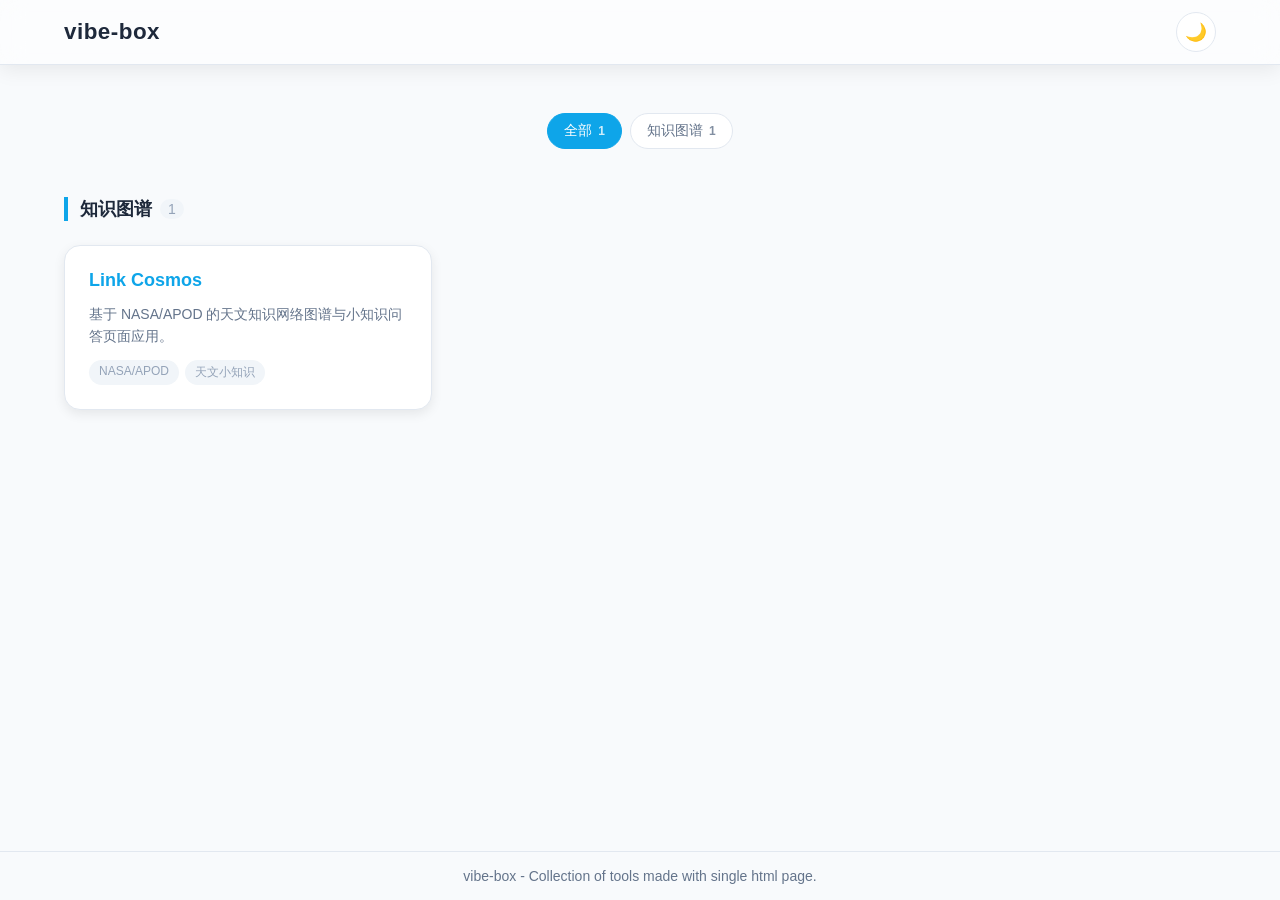
<file: index.html>
<!DOCTYPE html>
<html lang="zh-CN" data-theme="light">
<head>
  <meta charset="UTF-8">
  <meta name="viewport" content="width=device-width, initial-scale=1.0">
  <link rel="icon" href="/vibe-box.jpg">
  <title>vibe-box - Collection of tools made with single html page.</title>
  <style>
    :root {
      --bg-primary: #f8fafc;
      --bg-card: #ffffff;
      --bg-glass: rgba(255, 255, 255, 0.5);
      --bg-secondary: #f1f5f9;
      --text-primary: #1e293b;
      --text-secondary: #64748b;
      --text-muted: #94a3b8;
      --accent-blue: #0ea5e9;
      --border-color: #e2e8f0;
      --shadow-color: rgba(0, 0, 0, 0.08);
      --shadow-lg: 0 10px 40px rgba(0, 0, 0, 0.1);
    }

    [data-theme="dark"] {
      --bg-primary: #0f172a;
      --bg-card: #1e293b;
      --bg-glass: rgba(30, 41, 59, 0.5);
      --bg-secondary: #334155;
      --text-primary: #f1f5f9;
      --text-secondary: #94a3b8;
      --text-muted: #64748b;
      --accent-blue: #38bdf8;
      --border-color: #334155;
      --shadow-color: rgba(0, 0, 0, 0.3);
      --shadow-lg: 0 10px 40px rgba(0, 0, 0, 0.4);
    }

    * {
      margin: 0;
      padding: 0;
      box-sizing: border-box;
    }

    body {
      font-family: -apple-system, BlinkMacSystemFont, 'Segoe UI', Roboto, 'Helvetica Neue', Arial, sans-serif;
      background: var(--bg-primary);
      color: var(--text-primary);
      min-height: 100vh;
      display: flex;
      flex-direction: column;
      transition: background 0.3s, color 0.3s;
    }

    a {
      color: inherit;
      text-decoration: none;
    }

    /* Navbar */
    .navbar {
      position: sticky;
      top: 0;
      z-index: 1030;
      background: var(--bg-glass);
      backdrop-filter: blur(12px);
      -webkit-backdrop-filter: blur(12px);
      border-bottom: 1px solid var(--border-color);
      box-shadow: 0 4px 20px var(--shadow-color);
    }

    .navbar-inner {
      max-width: 1200px;
      margin: 0 auto;
      padding: 0.75rem 1.5rem;
      display: flex;
      align-items: center;
      justify-content: space-between;
    }

    .navbar-brand {
      font-size: 1.4rem;
      font-weight: 700;
      color: var(--text-primary);
      letter-spacing: 0.5px;
    }

    .theme-toggle {
      width: 40px;
      height: 40px;
      border-radius: 50%;
      border: 1px solid var(--border-color);
      background: var(--bg-card);
      color: var(--text-primary);
      cursor: pointer;
      display: flex;
      align-items: center;
      justify-content: center;
      font-size: 1.1rem;
      transition: all 0.2s ease;
    }

    .theme-toggle:hover {
      transform: scale(1.1);
      border-color: var(--accent-blue);
    }

    /* Main */
    .main {
      max-width: 1200px;
      margin: 0 auto;
      padding: 3rem 1.5rem 4rem;
      flex: 1;
      width: 100%;
    }

    /* Header Category Buttons */
    .header-buttons {
      display: flex;
      flex-wrap: wrap;
      justify-content: center;
      gap: 0.5rem;
      margin-bottom: 3rem;
    }

    .header-btn {
      font-size: 0.875rem;
      font-weight: 500;
      color: var(--text-secondary);
      background: var(--bg-card);
      border: 1px solid var(--border-color);
      border-radius: 999px;
      padding: 0.5rem 1rem;
      cursor: pointer;
      transition: all 0.2s ease;
      display: flex;
      align-items: center;
      gap: 0.375rem;
    }

    .header-btn:hover {
      border-color: var(--accent-blue);
      color: var(--accent-blue);
    }

    .header-btn.active {
      background: var(--accent-blue);
      color: #fff;
      border-color: var(--accent-blue);
    }

    .header-btn .filter-count {
      font-size: 0.75rem;
      font-weight: 600;
      opacity: 0.8;
    }

    /* Category */
    .category {
      margin-bottom: 3rem;
    }

    .category-title {
      font-size: 1.125rem;
      font-weight: 700;
      color: var(--text-primary);
      margin-bottom: 1.5rem;
      padding-left: 0.75rem;
      border-left: 4px solid var(--accent-blue);
      display: flex;
      align-items: center;
      gap: 0.5rem;
    }

    .category-count {
      font-size: 0.875rem;
      font-weight: 500;
      color: var(--text-muted);
      background: var(--bg-secondary);
      padding: 0.125rem 0.5rem;
      border-radius: 999px;
    }

    /* Grid */
    .project-grid {
      display: grid;
      grid-template-columns: repeat(auto-fill, minmax(280px, 1fr));
      gap: 1.5rem;
    }

    /* Card */
    .project-card {
      background: var(--bg-card);
      border: 1px solid var(--border-color);
      border-radius: 1rem;
      padding: 1.5rem;
      box-shadow: 0 4px 12px var(--shadow-color);
      transition: transform 0.2s ease, box-shadow 0.2s ease, border-color 0.2s ease;
      display: flex;
      flex-direction: column;
      gap: 0.75rem;
    }

    .project-card:hover {
      transform: translateY(-4px);
      box-shadow: var(--shadow-lg);
      border-color: var(--accent-blue);
    }

    .project-name {
      font-size: 1.125rem;
      font-weight: 700;
      color: var(--accent-blue);
      transition: opacity 0.2s;
    }

    .project-name:hover {
      opacity: 0.8;
      text-decoration: underline;
    }

    .project-desc {
      font-size: 0.875rem;
      color: var(--text-secondary);
      line-height: 1.6;
      flex: 1;
    }

    .project-tags {
      display: flex;
      flex-wrap: wrap;
      gap: 0.375rem;
      margin-top: auto;
    }

    .project-tag {
      font-size: 0.75rem;
      font-weight: 500;
      color: var(--text-muted);
      background: var(--bg-secondary);
      padding: 0.25rem 0.625rem;
      border-radius: 999px;
    }

    /* Footer */
    .footer {
      text-align: center;
      padding: 1rem 1.5rem;
      border-top: 1px solid var(--border-color);
    }

    .footer p {
      font-size: 0.875rem;
      color: var(--text-secondary);
    }

    /* Responsive */
    @media (max-width: 640px) {
      .main {
        padding: 2rem 1rem 3rem;
      }
      .project-grid {
        grid-template-columns: 1fr;
      }
    }
  </style>
</head>
<body>
  <nav class="navbar">
    <div class="navbar-inner">
      <a class="navbar-brand" href="index.html">vibe-box</a>
      <button class="theme-toggle" onclick="toggleTheme()" aria-label="切换主题">
        <span id="themeIcon">🌙</span>
      </button>
    </div>
  </nav>

  <main class="main">
    <header class="header-buttons" id="category-header" aria-label="项目分类筛选"></header>

    <div id="projects-container"></div>
  </main>

  <footer class="footer">
    <p>vibe-box - Collection of tools made with single html page.</p>
  </footer>

  <script>
    // ========== 项目数据 ==========
    // 在此处添加新项目
    const PROJECTS = [
      {
        name: "Link Cosmos",
        category: "知识图谱",
        description: "基于 NASA/APOD 的天文知识网络图谱与小知识问答页面应用。",
        path: "link-cosmos/index.html",
        tags: ["NASA/APOD", "天文小知识"]
      }
    ];

    // ========== 主题切换 ==========
    function getTheme() {
      return document.documentElement.getAttribute('data-theme') || 'light';
    }

    function toggleTheme() {
      const current = getTheme();
      const next = current === 'light' ? 'dark' : 'light';
      applyTheme(next);
      localStorage.setItem('theme', next);
    }

    function applyTheme(theme) {
      document.documentElement.setAttribute('data-theme', theme);
      document.getElementById('themeIcon').textContent = theme === 'dark' ? '☀' : '🌙';
    }

    // ========== 渲染项目 ==========
    let currentFilter = 'all';

    function groupByCategory(projects) {
      const groups = {};
      projects.forEach(p => {
        const cat = p.category || '未分类';
        if (!groups[cat]) groups[cat] = [];
        groups[cat].push(p);
      });
      return groups;
    }

    function renderCategorySection(category, projects) {
      return `
        <section class="category">
          <h2 class="category-title">
            ${category}
            <span class="category-count">${projects.length}</span>
          </h2>
          <div class="project-grid">
            ${projects.map(p => `
              <article class="project-card">
                <a href="${p.path}" class="project-name">${p.name}</a>
                <p class="project-desc">${p.description}</p>
                <div class="project-tags">
                  ${p.tags.map(t => `<span class="project-tag">${t}</span>`).join('')}
                </div>
              </article>
            `).join('')}
          </div>
        </section>
      `;
    }

    function renderProjects() {
      const container = document.getElementById('projects-container');
      const groups = groupByCategory(PROJECTS);
      let html = '';

      if (currentFilter === 'all') {
        for (const [category, projects] of Object.entries(groups)) {
          html += renderCategorySection(category, projects);
        }
      } else {
        const projects = groups[currentFilter] || [];
        if (projects.length > 0) {
          html += renderCategorySection(currentFilter, projects);
        }
      }

      container.innerHTML = html;
    }

    function renderCategoryButtons() {
      const header = document.getElementById('category-header');
      const groups = groupByCategory(PROJECTS);
      const total = PROJECTS.length;

      let html = `
        <button class="header-btn ${currentFilter === 'all' ? 'active' : ''}" data-category="all" type="button">
          全部 <span class="filter-count">${total}</span>
        </button>
      `;

      for (const [category, projects] of Object.entries(groups)) {
        html += `
          <button class="header-btn ${currentFilter === category ? 'active' : ''}" data-category="${category}" type="button">
            ${category} <span class="filter-count">${projects.length}</span>
          </button>
        `;
      }

      header.innerHTML = html;
    }

    function setFilter(category) {
      currentFilter = category;
      renderCategoryButtons();
      renderProjects();
    }

    function bindCategoryHeaderEvents() {
      const header = document.getElementById('category-header');
      header.addEventListener('click', (event) => {
        const button = event.target.closest('.header-btn');
        if (!button) return;
        const { category } = button.dataset;
        if (!category) return;
        setFilter(category);
      });
    }

    // ========== 初始化 ==========
    window.addEventListener('DOMContentLoaded', () => {
      const saved = localStorage.getItem('theme');
      if (saved) {
        applyTheme(saved);
      }
      bindCategoryHeaderEvents();
      renderCategoryButtons();
      renderProjects();
    });

    // 跨标签页同步主题
    window.addEventListener('storage', (e) => {
      if (e.key === 'theme') {
        applyTheme(e.newValue || 'light');
      }
    });
  </script>
</body>
</html>
</file>
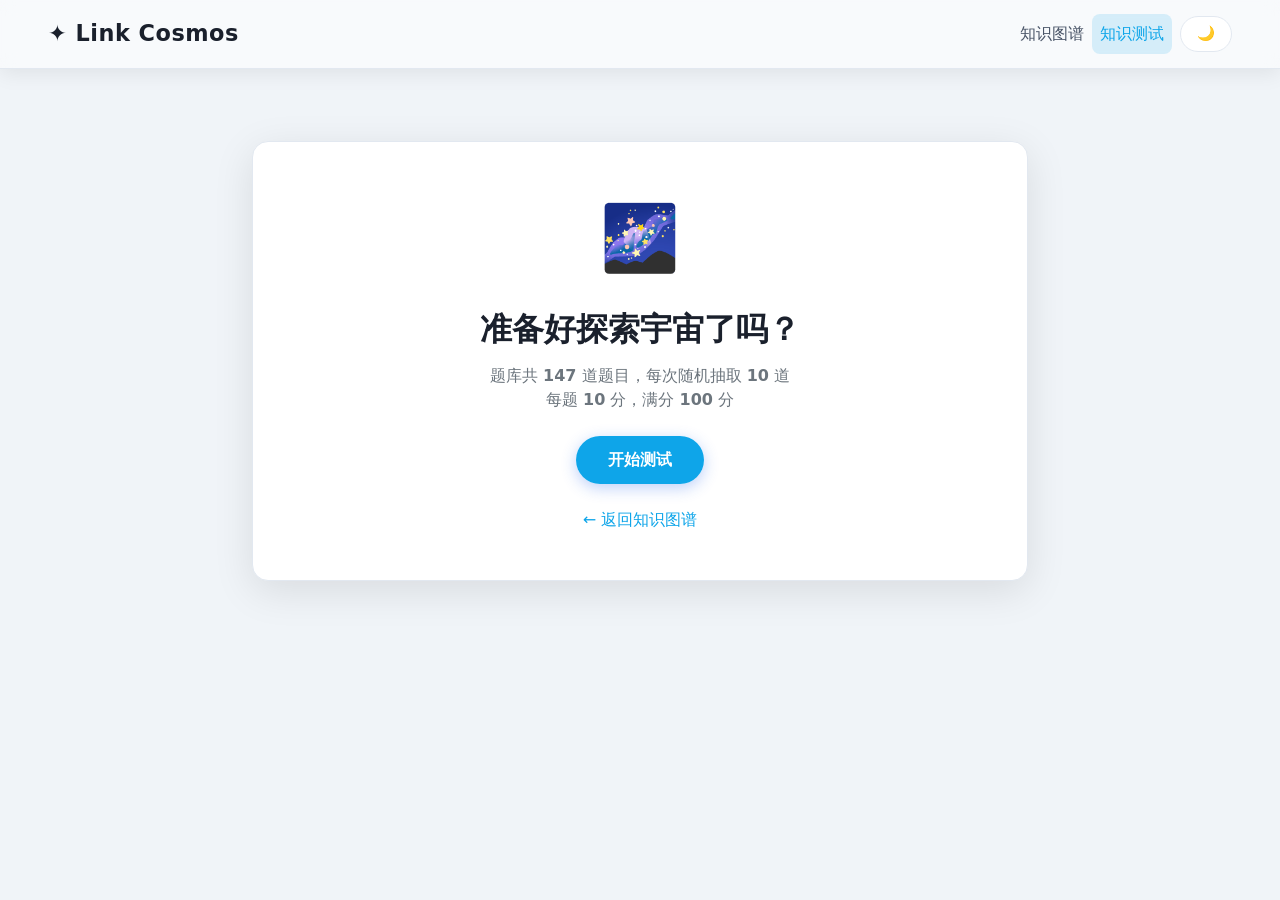
<file: link-cosmos/quiz.html>
<!DOCTYPE html>
<html lang="zh-CN" data-theme="light">
<head>
  <meta charset="UTF-8">
  <meta name="viewport" content="width=device-width, initial-scale=1.0">
  <title>Link Cosmos - 天文知识测试</title>
  <link rel="icon" href="./logo.jpg">
  <link href="https://cdn.jsdelivr.net/npm/bootstrap@5.3.2/dist/css/bootstrap.min.css" rel="stylesheet">
  <link rel="stylesheet" href="css/style.css">
</head>
<body>
  <!-- Navbar -->
    <nav class="navbar navbar-expand-lg navbar-custom">
    <div class="container-fluid px-4">
      <a class="navbar-brand" href="index.html">✦ Link Cosmos</a>
      <button class="navbar-toggler" type="button" data-bs-toggle="collapse" data-bs-target="#navbarNav">
        <span class="navbar-toggler-icon"></span>
      </button>
      <div class="collapse navbar-collapse" id="navbarNav">
        <ul class="navbar-nav ms-auto align-items-center">
          <li class="nav-item"><a class="nav-link" href="index.html">知识图谱</a></li>
          <li class="nav-item"><a class="nav-link active" href="quiz.html">知识测试</a></li>
          <li class="nav-item ms-2">
            <button class="theme-toggle" onclick="toggleTheme()">
              <span id="themeIcon">🌙</span>
            </button>
          </li>
        </ul>
      </div>
    </div>
  </nav>

  <div class="container mt-4 quiz-container">
    <!-- Start Screen -->
    <div id="start-screen" class="text-center py-5">
      <div class="card-cosmos p-5 animate-fade-in">
        <div class="mb-4" style="font-size: 4rem;">🌌</div>
        <h2 class="fw-bold mb-3">准备好探索宇宙了吗？</h2>
        <p class="text-secondary mb-4">题库共 <strong id="total-questions">--</strong> 道题目，每次随机抽取 <strong>10</strong> 道<br/>每题 <strong>10</strong> 分，满分 <strong>100</strong> 分</p>
        <button class="btn-cosmos btn-lg" onclick="startQuiz()">开始测试</button>
        <div class="mt-4">
          <a href="index.html" class="text-decoration-none" style="color: var(--accent-blue);">← 返回知识图谱</a>
        </div>
      </div>
    </div>

    <!-- Quiz Screen -->
    <div id="quiz-screen" class="d-none">
      <!-- Progress -->
      <div class="card-cosmos p-3 mb-3">
        <div class="d-flex justify-content-between align-items-center mb-2">
          <span class="fw-semibold">答题进度</span>
          <span class="text-muted" id="progress-text">1 / 10</span>
        </div>
        <div class="progress-cosmos">
          <div class="progress-bar" id="progress-bar" style="width: 10%"></div>
        </div>
        <div class="text-center mt-2">
          <span class="small text-muted">当前得分: <strong id="current-score">0</strong></span>
        </div>
      </div>

      <!-- Question -->
      <div id="question-container"></div>

      <!-- Controls -->
      <div class="d-flex justify-content-between mt-3 mb-5">
        <button class="btn-cosmos-outline" onclick="quitQuiz()" id="btn-quit">退出</button>
        <button class="btn-cosmos" onclick="nextQuestion()" id="btn-next" disabled>下一题 →</button>
      </div>
    </div>

    <!-- Result Screen -->
    <div id="result-screen" class="d-none text-center py-4">
      <div class="card-cosmos p-5 animate-fade-in">
        <h2 class="fw-bold mb-3">测试完成！</h2>

        <div class="score-circle" id="score-circle" style="--score: 0;">
          <div class="score-text" id="final-score">0</div>
        </div>

        <p class="fs-5 mb-2" id="score-message">继续加油！</p>
        <p class="text-secondary mb-4" id="score-detail">答对 0 / 10 题</p>

        <div class="d-flex justify-content-center gap-3 flex-wrap">
          <button class="btn-cosmos" onclick="startQuiz()">再测一次</button>
          <a href="index.html" class="btn-cosmos-outline text-decoration-none d-inline-flex align-items-center">知识图谱</a>
        </div>

        <!-- Review -->
        <div class="mt-4 text-start">
          <h5 class="fw-bold mb-3">答题回顾</h5>
          <div id="review-container"></div>
        </div>
      </div>
    </div>
  </div>

  <!-- Quit Confirm Modal -->
  <div class="modal fade" id="quitModal" tabindex="-1">
    <div class="modal-dialog modal-dialog-centered">
      <div class="modal-content">
        <div class="modal-header">
          <h5 class="modal-title fw-bold">确认退出</h5>
          <button type="button" class="btn-close" data-bs-dismiss="modal"></button>
        </div>
        <div class="modal-body">
          <p class="mb-0">确定要退出测试吗？当前进度将不会保存。</p>
        </div>
        <div class="modal-footer">
          <button type="button" class="btn-cosmos-outline" data-bs-dismiss="modal">取消</button>
          <button type="button" class="btn-cosmos" id="btn-confirm-quit" data-bs-dismiss="modal">确认退出</button>
        </div>
      </div>
    </div>
  </div>

  <script src="https://cdn.jsdelivr.net/npm/bootstrap@5.3.2/dist/js/bootstrap.bundle.min.js"></script>
  <script src="js/questions.js"></script>
  <script src="js/quiz.js"></script>
</body>
</html>
</file>
<file: link-cosmos/css/style.css>
/* ============================================
   Link Cosmos - Deep Blue & White Theme
   Supports Light/Dark Mode
   ============================================ */

:root {
  --invert-close: 0;
  --bg-primary: #f0f4f8;
  --bg-secondary: #ffffff;
  --bg-card: #ffffff;
  --bg-glass: rgba(255, 255, 255, 0.5);
  --text-primary: #1a202c;
  --text-secondary: #4a5568;
  --text-muted: #718096;
  --accent-blue: #0ea5e9;
  --accent-light: #38bdf8;
  --accent-dark: #0284c7;
  --accent-cyan: #06b6d4;
  --border-color: #e2e8f0;
  --shadow-color: rgba(0, 0, 0, 0.08);
  --shadow-lg: 0 10px 40px rgba(0, 0, 0, 0.1);
  --gradient-start: #0ea5e9;
  --gradient-end: #0ea5e9;
  --success: #10b981;
  --danger: #ef4444;
  --warning: #f59e0b;
  --star-glow: rgba(14, 165, 233, 0.15);
}

[data-theme="dark"] {
  --invert-close: 1;
  --bg-primary: #0f172a;
  --bg-secondary: #1e293b;
  --bg-card: #1e293b;
  --bg-glass: rgba(30, 41, 59, 0.5);
  --text-primary: #f1f5f9;
  --text-secondary: #cbd5e1;
  --text-muted: #94a3b8;
  --accent-blue: #3b82f6;
  --accent-light: #60a5fa;
  --accent-dark: #60a5fa;
  --accent-cyan: #22d3ee;
  --border-color: #334155;
  --shadow-color: rgba(0, 0, 0, 0.3);
  --shadow-lg: 0 10px 40px rgba(0, 0, 0, 0.4);
  --gradient-start: #1e3a8a;
  --gradient-end: #1e3a8a;
  --star-glow: rgba(59, 130, 246, 0.2);
}

* {
  transition: background-color 0.3s ease, color 0.3s ease, border-color 0.3s ease, box-shadow 0.3s ease;
}

body {
  font-family: 'Segoe UI', system-ui, -apple-system, sans-serif;
  background-color: var(--bg-primary);
  color: var(--text-primary);
  min-height: 100vh;
}

/* Navbar */
.navbar-custom {
  position: sticky;
  top: 0;
  z-index: 1030;
  background: var(--bg-glass);
  backdrop-filter: blur(8px);
  border-bottom: 1px solid var(--border-color);
  box-shadow: 0 4px 20px var(--shadow-color);
  padding: 0.75rem 1.5rem;
}

.navbar-custom .navbar-brand {
  font-weight: 700;
  font-size: 1.4rem;
  color: var(--text-primary) !important;
  letter-spacing: 0.5px;
}

.navbar-custom .nav-link {
  color: var(--text-secondary) !important;
  font-weight: 500;
  padding: 0.5rem 1rem;
  border-radius: 0.5rem;
  transition: all 0.2s ease;
}

.navbar-custom .nav-link:hover,
.navbar-custom .nav-link.active {
  background: var(--star-glow);
  color: var(--accent-blue) !important;
}

[data-theme="dark"] .navbar-custom .navbar-toggler-icon {
  filter: invert(1);
}

/* Theme Toggle */
.theme-toggle {
  background: var(--bg-secondary);
  border: 1px solid var(--border-color);
  color: var(--text-primary);
  border-radius: 2rem;
  padding: 0.4rem 1rem;
  cursor: pointer;
  font-size: 0.9rem;
  display: flex;
  align-items: center;
  gap: 0.4rem;
  transition: all 0.2s ease;
}

.theme-toggle:hover {
  background: var(--star-glow);
  border-color: var(--accent-blue);
}

/* Full-screen Graph Page */
body.graph-page {
  overflow: hidden;
  height: 100vh;
}

#graph-container {
  position: absolute;
  top: 0;
  left: 0;
  width: 100%;
  height: 100%;
  z-index: 0;
}

.graph-tooltip {
  position: absolute;
  padding: 0.75rem 1rem;
  background: var(--bg-glass);
  backdrop-filter: blur(8px);
  border: 1px solid var(--border-color);
  border-radius: 0.5rem;
  pointer-events: none;
  opacity: 0;
  transition: opacity 0.2s;
  font-size: 0.85rem;
  color: var(--text-primary);
  max-width: 280px;
  z-index: 100;
  box-shadow: 0 4px 20px var(--shadow-color);
}

/* D3 Node Styles */
.node-circle {
  cursor: pointer;
  transition: all 0.2s ease;
}

.node-circle:hover {
  filter: brightness(1.2);
}

.node-label {
  font-size: 11px;
  font-weight: 500;
  pointer-events: none;
  fill: var(--text-primary);
}

.link-line {
  stroke-opacity: 0.5;
  transition: stroke-opacity 0.2s;
}

.link-line:hover {
  stroke-opacity: 0.9;
}

/* Cards */
.card-cosmos {
  background: var(--bg-card);
  border: 1px solid var(--border-color);
  border-radius: 1rem;
  box-shadow: var(--shadow-lg);
  overflow: hidden;
  transition: transform 0.2s ease, box-shadow 0.2s ease;
}

.card-cosmos:hover {
  transform: translateY(-2px);
  box-shadow: 0 15px 50px var(--shadow-color);
}

/* Quiz Styles */
.quiz-container {
  max-width: 800px;
  margin: 0 auto;
  padding-bottom: 3rem;
}

.question-card {
  background: var(--bg-card);
  border: 1px solid var(--border-color);
  border-radius: 1rem;
  padding: 2rem;
  margin-bottom: 1.5rem;
  box-shadow: var(--shadow-lg);
}

.question-number {
  display: inline-block;
  background: linear-gradient(135deg, var(--gradient-start), var(--gradient-end));
  color: #fff;
  width: 2rem;
  height: 2rem;
  line-height: 2rem;
  text-align: center;
  border-radius: 50%;
  font-weight: 700;
  font-size: 0.9rem;
  margin-right: 0.75rem;
}

.question-text {
  font-size: 1.15rem;
  font-weight: 600;
  color: var(--text-primary);
  margin-bottom: 1.5rem;
}

.option-btn {
  display: block;
  width: 100%;
  text-align: left;
  padding: 1rem 1.25rem;
  margin-bottom: 0.75rem;
  border: 2px solid var(--border-color);
  border-radius: 0.75rem;
  background: var(--bg-secondary);
  color: var(--text-primary);
  font-size: 1rem;
  cursor: pointer;
  transition: all 0.2s ease;
}

.option-btn:hover:not(:disabled) {
  border-color: var(--accent-blue);
  background: var(--star-glow);
  transform: translateX(4px);
}

.option-btn.correct {
  border-color: var(--success);
  background: rgba(16, 185, 129, 0.1);
  color: var(--success);
}

.option-btn.wrong {
  border-color: var(--danger);
  background: rgba(239, 68, 68, 0.1);
  color: var(--danger);
}

.option-btn:disabled {
  cursor: default;
  opacity: 0.9;
}

/* Progress Bar */
.progress-cosmos {
  height: 0.6rem;
  border-radius: 1rem;
  background: var(--bg-secondary);
  border: 1px solid var(--border-color);
  overflow: hidden;
  display: flex;
}

.progress-cosmos .progress-bar {
  background: linear-gradient(90deg, var(--accent-blue), var(--accent-light));
  border-radius: 1rem;
  transition: width 0.5s ease;
}

/* Score Circle */
.score-circle {
  width: 160px;
  height: 160px;
  border-radius: 50%;
  background: conic-gradient(var(--gradient-start) calc(var(--score) * 1%), var(--bg-secondary) 0);
  display: flex;
  align-items: center;
  justify-content: center;
  margin: 0 auto 1.5rem;
  position: relative;
}

.score-circle::before {
  content: '';
  width: 130px;
  height: 130px;
  border-radius: 50%;
  background: var(--bg-card);
  position: absolute;
}

.score-text {
  position: relative;
  font-size: 2.5rem;
  font-weight: 800;
  background: linear-gradient(135deg, var(--gradient-start), var(--gradient-end));
  -webkit-background-clip: text;
  -webkit-text-fill-color: transparent;
  background-clip: text;
}

/* Buttons */
.btn-cosmos {
  background: linear-gradient(135deg, var(--gradient-start), var(--gradient-end));
  color: #fff;
  border: none;
  padding: 0.75rem 2rem;
  border-radius: 2rem;
  font-weight: 600;
  font-size: 1rem;
  cursor: pointer;
  transition: all 0.2s ease;
  box-shadow: 0 4px 15px rgba(37, 99, 235, 0.3);
}

.btn-cosmos:hover {
  transform: translateY(-2px);
  box-shadow: 0 6px 25px rgba(37, 99, 235, 0.4);
  color: #fff;
}

.btn-cosmos:disabled {
  background: #9ca3af;
  color: #f3f4f6;
  box-shadow: none;
  cursor: not-allowed;
}

.btn-cosmos-outline {
  background: transparent;
  color: var(--accent-blue);
  border: 2px solid var(--accent-blue);
  padding: 0.65rem 1.75rem;
  border-radius: 2rem;
  font-weight: 600;
  cursor: pointer;
  transition: all 0.2s ease;
}

.btn-cosmos-outline:hover {
  background: var(--accent-blue);
  color: #fff;
}

/* Text Muted Override */
.text-muted {
  color: var(--text-muted) !important;
}

/* Modal */
.modal-content {
  background: var(--bg-card);
  color: var(--text-primary);
  border-color: var(--border-color);
}

.modal-header,
.modal-footer {
  border-color: var(--border-color);
}

[data-theme="dark"] .btn-close {
  filter: invert(1);
}

/* Animations */
@keyframes fadeInUp {
  from {
    opacity: 0;
    transform: translateY(20px);
  }
  to {
    opacity: 1;
    transform: translateY(0);
  }
}

.animate-fade-in {
  animation: fadeInUp 0.6s ease forwards;
}

/* Responsive */
@media (max-width: 768px) {
  .question-card {
    padding: 1.25rem;
  }
}

/* Scrollbar */
::-webkit-scrollbar {
  width: 8px;
}

::-webkit-scrollbar-track {
  background: var(--bg-primary);
}

::-webkit-scrollbar-thumb {
  background: var(--accent-light);
  border-radius: 4px;
}

::-webkit-scrollbar-thumb:hover {
  background: var(--accent-blue);
}
</file>
